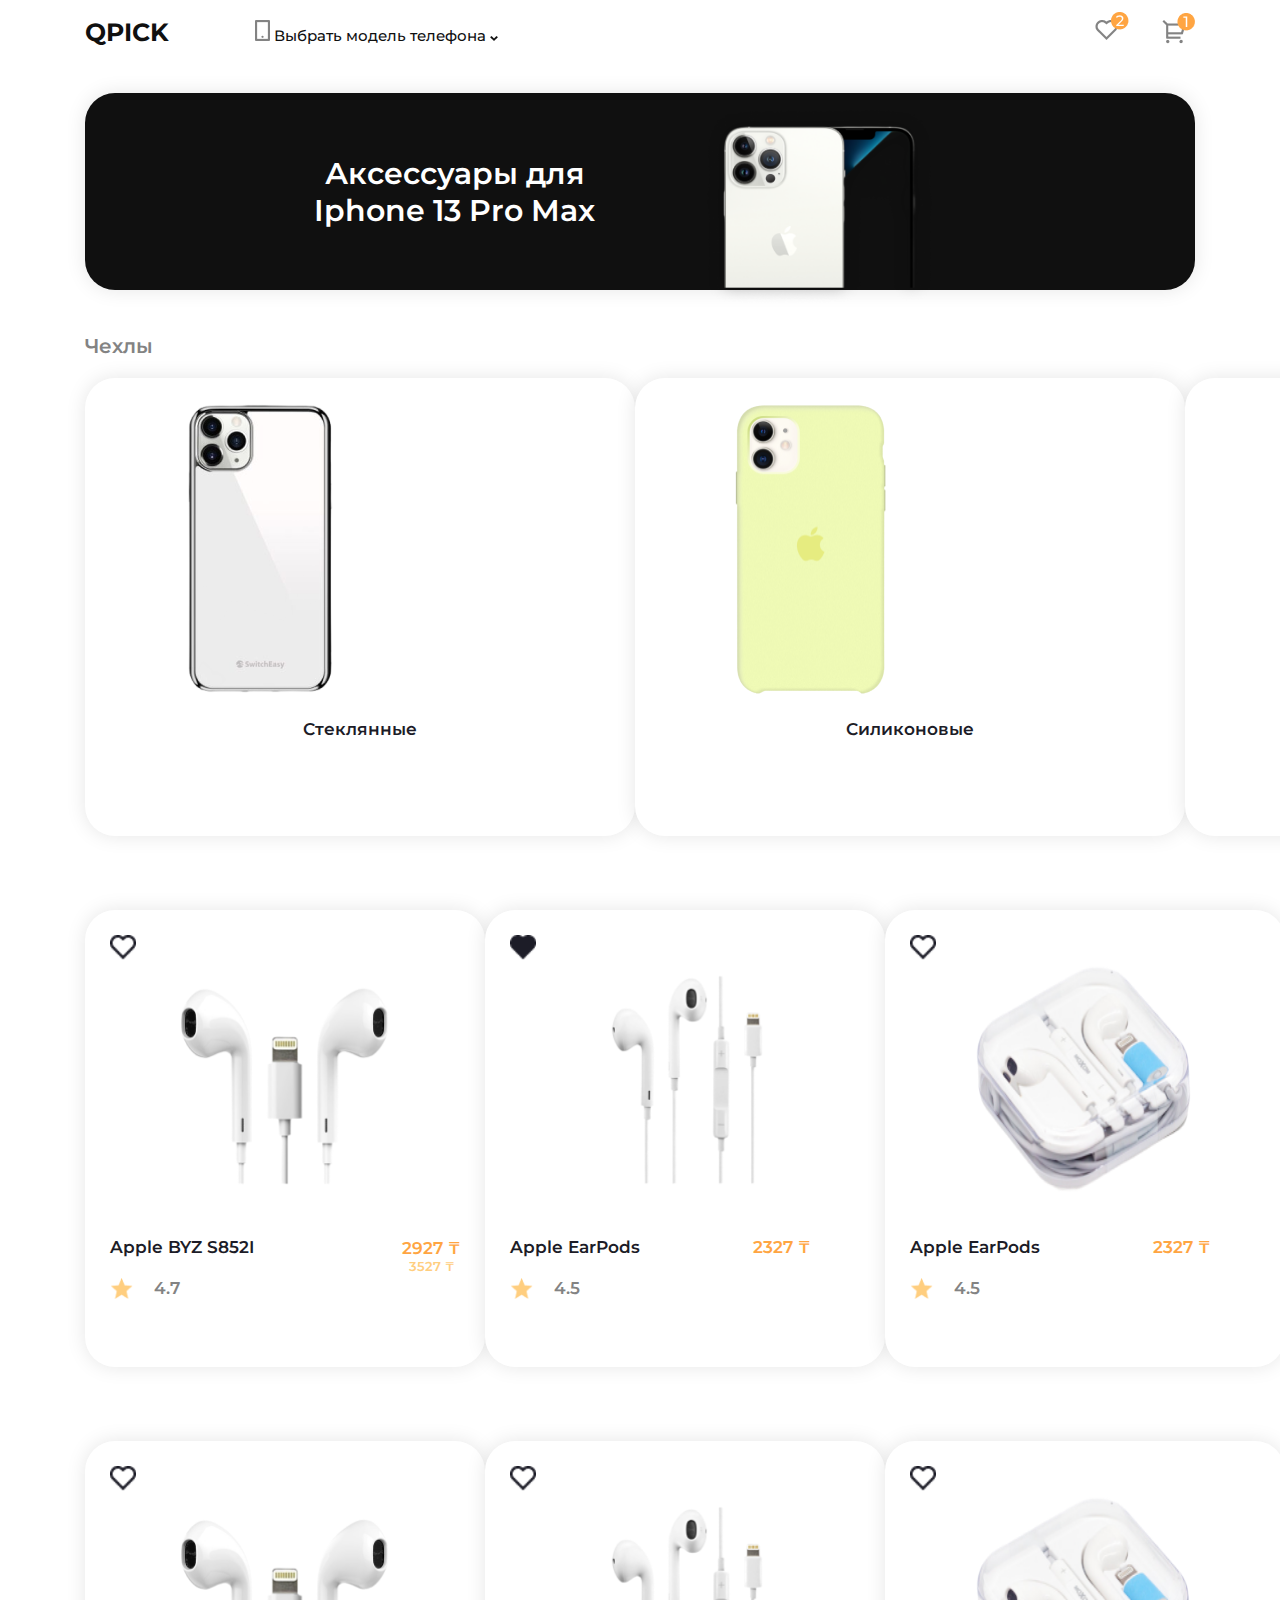
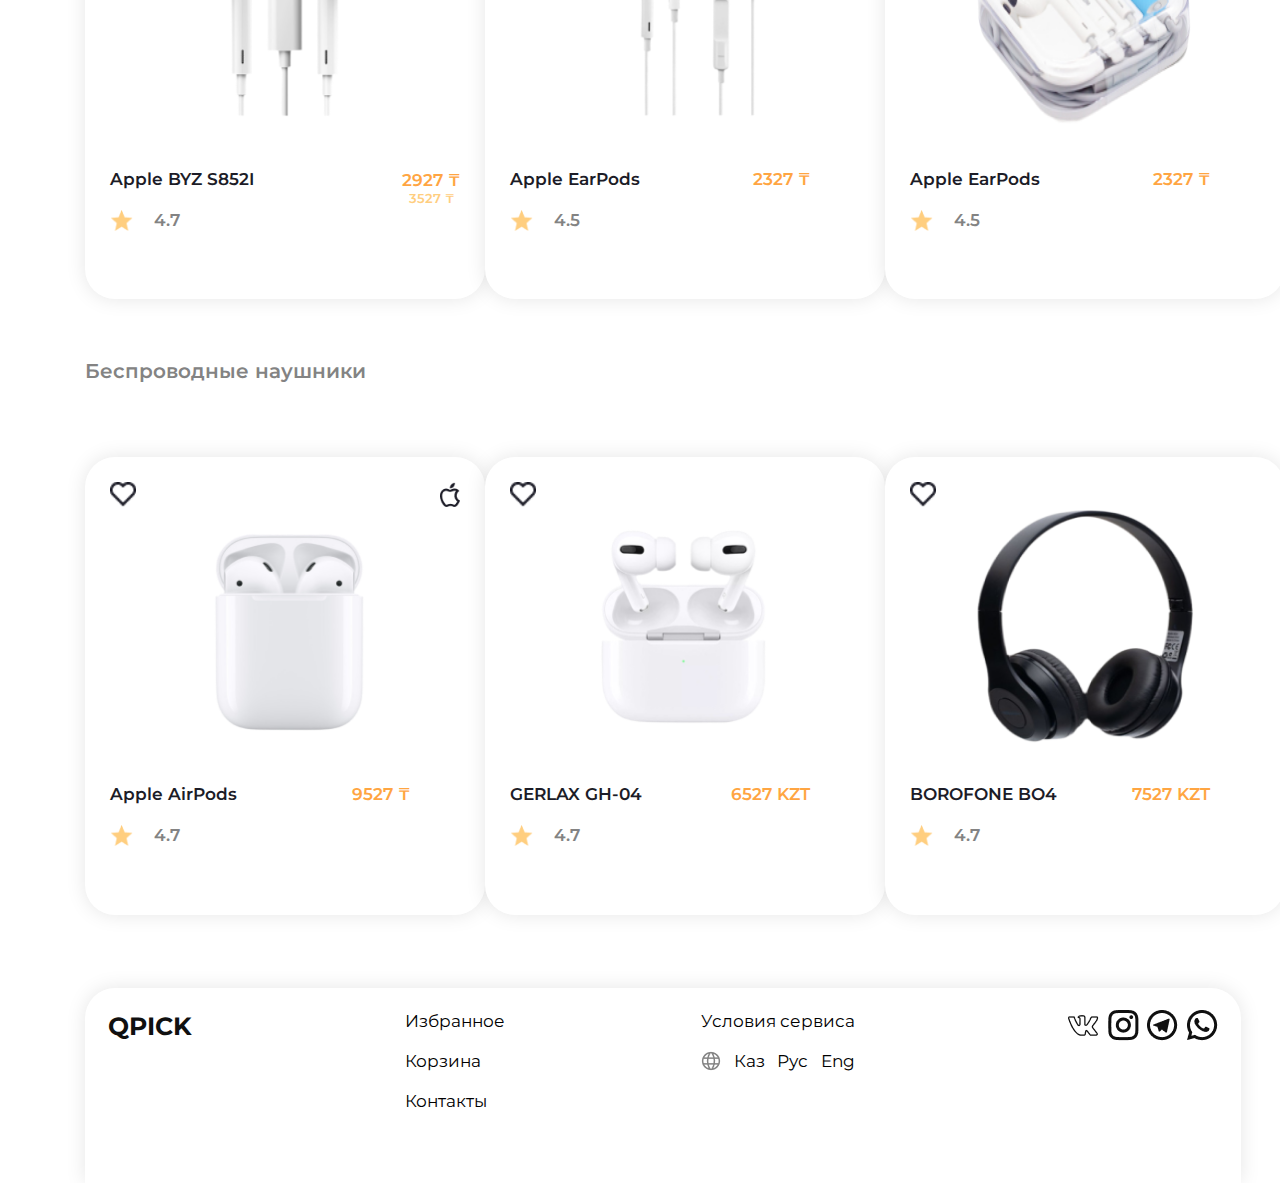
<file: index.html>
<!doctype html>
<html lang="en">

<head>
    <meta charset="utf-8">
    <meta name="viewport" content="width=device-width, initial-scale=1">
    <title>Figma</title>
    <link href="https://cdn.jsdelivr.net/npm/bootstrap@5.3.2/dist/css/bootstrap.min.css" rel="stylesheet"
        integrity="sha384-T3c6CoIi6uLrA9TneNEoa7RxnatzjcDSCmG1MXxSR1GAsXEV/Dwwykc2MPK8M2HN" crossorigin="anonymous">
    <link rel="stylesheet" href="https://cdnjs.cloudflare.com/ajax/libs/font-awesome/6.5.1/css/all.min.css"
        integrity="sha512-DTOQO9RWCH3ppGqcWaEA1BIZOC6xxalwEsw9c2QQeAIftl+Vegovlnee1c9QX4TctnWMn13TZye+giMm8e2LwA=="
        crossorigin="anonymous" referrerpolicy="no-referrer" />
    <link rel="stylesheet" href="./style.css">
</head>

<body>

    <div class="conteiner">


        <nav>
            <div class="hh_h">
                <div class="h">
                    <h>QPICK</h>
                </div>
                <div class="h_h">
                    <h><img src="./img/Vector.png" class="img_1" alt=""> Выбрать модель телефона <img
                            src="./img/Vector (5).png" alt=""></h>
                </div>
            </div>

            <div class="ima_2">
                <img src="./img/Group 26.png" alt="">
            </div>
        </nav>

        <div class="xp">
            <div class="ott">
                <h>Аксессуары для<br>
                    Iphone 13 Pro Max</h>
            </div>
            <div class="tto">
                <img src="./img/iPhone-13-Pro-Max-silver-1000x1000 1.png" class="img_3" alt="">
            </div>
        </div>

        <div class="oll">
            <h>Чехлы</h>
        </div>



        <div class="bog">
            <div class="con_t">
                <div class="img_r">
                    <img src="./img/22459-iwt 1.png" class="img_4" alt="">
                </div>
                <div class="hed">
                    <h>Стеклянные</h>
                </div>
            </div>

            <div class="con_t">
                <div class="img_r">
                    <img src="./img/mellow-yellow-1 1.png" class="img_4" alt="">
                </div>
                <div class="hed">
                    <h>Силиконовые</h>
                </div>
            </div>

            <div class="con_t">
                <div class="img_r">
                    <img src="./img/Image.png" class="img_4" alt="">
                </div>
                <div class="hed">
                    <h>Кожаные</h>
                </div>
            </div>
        </div>


        <div class="cod_e">
            <div class="ot_a">
                <div class="ss">
                    <img src="./img/Vector (3).png" class="img_5" alt="">
                </div>
                <div class="ss_s">
                    <img src="./img/Image (1).png" class="img_6" alt="">
                </div>

                <div class="yyy">
                    <div class="ssa">
                        <h class="ccd">Apple BYZ S852I</h>
                        <div class="dds">
                            <img src="./img/Vector (1).png" class="yul" alt="">
                            <h class="ddj">4.7</h>
                        </div>
                    </div>
                    <div class="fff">
                        <h class="re">2927 ₸</h>
                        <h class="er">3527 ₸</h>
                    </div>
                </div>
            </div>




            <div class="ot_a">
                <div class="ss">
                    <img src="./img/Vector (4).png" class="img_5" alt="">
                </div>
                <div class="ss_s">
                    <img src="./img/Image (2).png" class="img_6" alt="">
                </div>

                <div class="yyy">
                    <div class="ssa">
                        <div class="dsa">
                            <h class="ccd">Apple EarPods</h>
                            <h class="re">2327 ₸</h>
                        </div>
                        <div class="dds">
                            <img src="./img/Vector (1).png" class="yul" alt="">
                            <h class="ddj">4.5</h>
                        </div>
                    </div>
                </div>
            </div>



            <div class="ot_a">
                <div class="ss">
                    <img src="./img/Vector (3).png" class="img_5" alt="">
                </div>
                <div class="ss_s">
                    <img src="./img/Image (3).png" class="img_6" alt="">
                </div>

                <div class="yyy">
                    <div class="ssa">
                        <div class="dsa">
                            <h class="ccd">Apple EarPods</h>
                            <h class="re">2327 ₸</h>
                        </div>
                        <div class="dds">
                            <img src="./img/Vector (1).png" class="yul" alt="">
                            <h class="ddj">4.5</h>
                        </div>
                    </div>
                </div>
            </div>
        </div>

        <div class="cod_e">
            <div class="ot_a">
                <div class="ss">
                    <img src="./img/Vector (3).png" class="img_5" alt="">
                </div>
                <div class="ss_s">
                    <img src="./img/Image (1).png" class="img_6" alt="">
                </div>

                <div class="yyy">
                    <div class="ssa">
                        <h class="ccd">Apple BYZ S852I</h>
                        <div class="dds">
                            <img src="./img/Vector (1).png" class="yul" alt="">
                            <h class="ddj">4.7</h>
                        </div>
                    </div>
                    <div class="fff">
                        <h class="re">2927 ₸</h>
                        <h class="er">3527 ₸</h>
                    </div>
                </div>
            </div>




            <div class="ot_a">
                <div class="ss">
                    <img src="./img/Vector (3).png" class="img_5" alt="">
                </div>
                <div class="ss_s">
                    <img src="./img/Image (2).png" class="img_6" alt="">
                </div>

                <div class="yyy">
                    <div class="ssa">
                        <div class="dsa">
                            <h class="ccd">Apple EarPods</h>
                            <h class="re">2327 ₸</h>
                        </div>
                        <div class="dds">
                            <img src="./img/Vector (1).png" class="yul" alt="">
                            <h class="ddj">4.5</h>
                        </div>
                    </div>
                </div>
            </div>



            <div class="ot_a">
                <div class="ss">
                    <img src="./img/Vector (3).png" class="img_5" alt="">
                </div>
                <div class="ss_s">
                    <img src="./img/Image (3).png" class="img_6" alt="">
                </div>

                <div class="yyy">
                    <div class="ssa">
                        <div class="dsa">
                            <h class="ccd">Apple EarPods</h>
                            <h class="re">2327 ₸</h>
                        </div>
                        <div class="dds">
                            <img src="./img/Vector (1).png" class="yul" alt="">
                            <h class="ddj">4.5</h>
                        </div>
                    </div>
                </div>
            </div>
        </div>

        <div class="olo">
            <h>Беспроводные наушники</h>
        </div>


        <div class="cod_e">
            <div class="ot_a">
                <div class="ss">
                    <img src="./img/Vector (3).png" class="img_5" alt="">
                    <img src="./img/Vector (2).png" alt="">
                </div>
                <div class="ss_s">
                    <img src="./img/Image (4).png" class="img_6" alt="">
                </div>

                <div class="yyy">
                    <div class="ssa">
                        <div class="dsa">
                            <h class="ccd">Apple AirPods</h>
                            <h class="re">9527 ₸</h>
                        </div>
                        <div class="dds">
                            <img src="./img/Vector (1).png" class="yul" alt="">
                            <h class="ddj">4.7</h>
                        </div>
                    </div>
                </div>
            </div>




            <div class="ot_a">
                <div class="ss">
                    <img src="./img/Vector (3).png" class="img_5" alt="">
                </div>
                <div class="ss_s">
                    <img src="./img/Image (5).png" class="img_6" alt="">
                </div>

                <div class="yyy">
                    <div class="ssa">
                        <div class="dsa">
                            <h class="ccd">GERLAX GH-04</h>
                            <h class="re">6527 KZT</h>
                        </div>
                        <div class="dds">
                            <img src="./img/Vector (1).png" class="yul" alt="">
                            <h class="ddj">4.7</h>
                        </div>
                    </div>
                </div>
            </div>



            <div class="ot_a">
                <div class="ss">
                    <img src="./img/Vector (3).png" class="img_5" alt="">
                </div>
                <div class="ss_s">
                    <img src="./img/Image (6).png" class="img_6" alt="">
                </div>

                <div class="yyy">
                    <div class="ssa">
                        <div class="dsa">
                            <h class="ccd">BOROFONE BO4</h>
                            <h class="re">7527 KZT</h>
                        </div>
                        <div class="dds">
                            <img src="./img/Vector (1).png" class="yul" alt="">
                            <h class="ddj">4.7</h>
                        </div>
                    </div>
                </div>
            </div>
        </div>



        <div class="led">
            <nav>
                <div class="h">
                    <a href="./home.html" class="h">QPICK</a>
                </div>
                <div class="xsxs">
                    <h class="ig">Избранное</h><br><br>
                    <h class="ig">Корзина</h><br><br>
                    <h class="ig">Контакты</h>
                </div>
                <div class="dfds">
                    <h class="ig">Условия сервиса</h>
                    <div class="hghg">
                        <img src="./img/Lang.png" alt="">
                        <h class="ig">Каз</h>
                        <h class="ig">Рус</h>
                        <h class="ig">Eng</h>
                    </div>
                </div>

                <div class="fif">
                    <img class="cd" src="./img/VK.png" alt="">
                    <img class="cd" src="./img/Instagram.png" alt="">
                    <img class="cd" src="./img/Telegram.png" alt="">
                    <img class="cd" src="./img/Whatsapp.png" alt="">
                </div>
            </nav>
        </div>


    </div>
    <script src="https://cdn.jsdelivr.net/npm/bootstrap@5.3.2/dist/js/bootstrap.bundle.min.js"
        integrity="sha384-C6RzsynM9kWDrMNeT87bh95OGNyZPhcTNXj1NW7RuBCsyN/o0jlpcV8Qyq46cDfL"
        crossorigin="anonymous"></script>
</body>

</html>
</file>
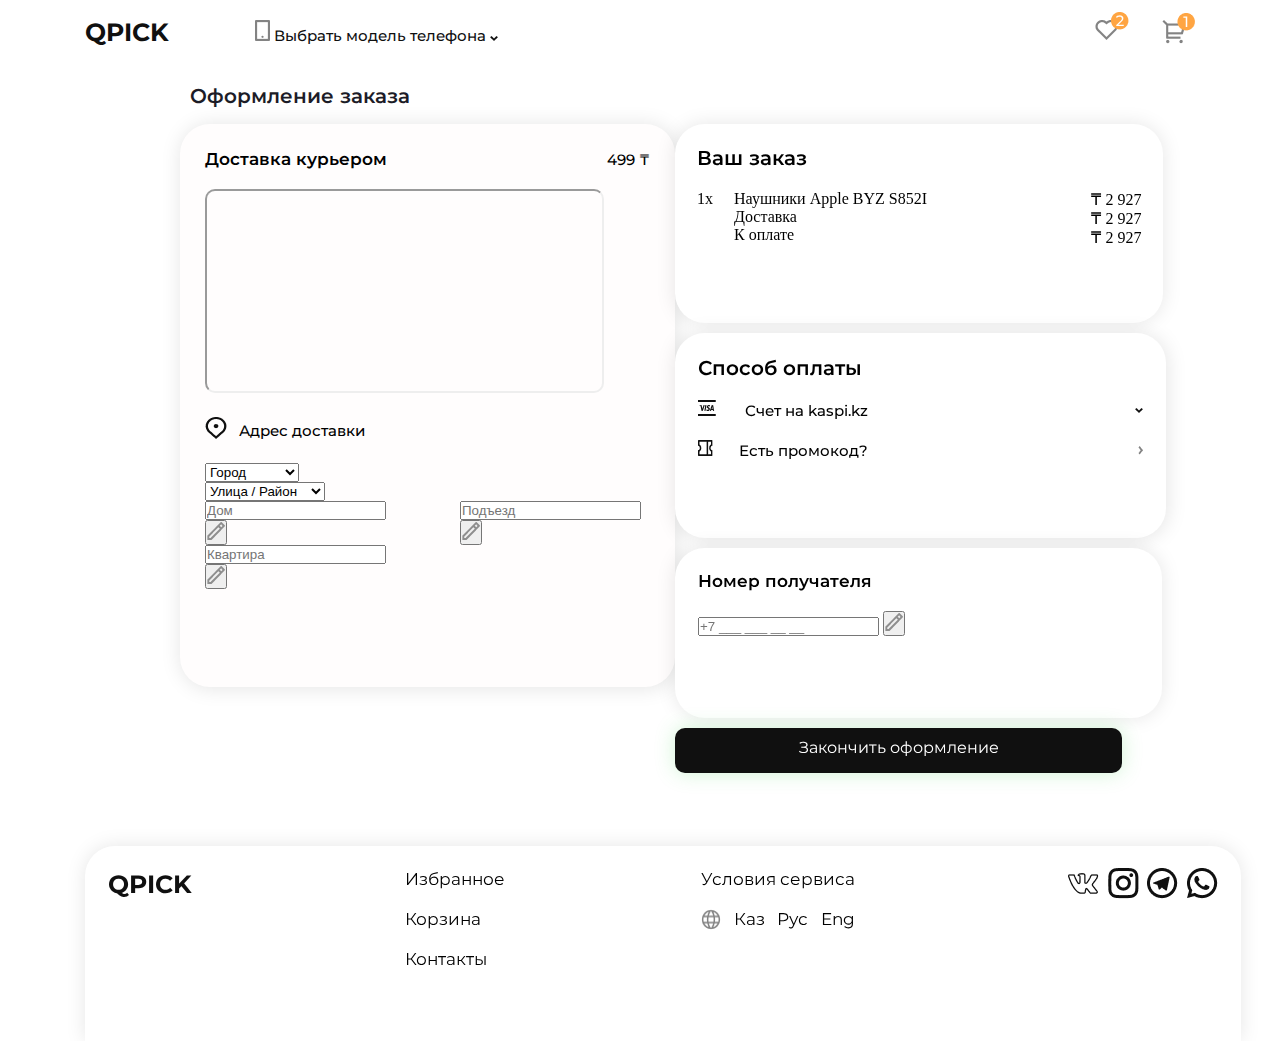
<file: home.html>
<!doctype html>
<html lang="en">

<head>
    <meta charset="utf-8">
    <meta name="viewport" content="width=device-width, initial-scale=1">
    <title>Figma</title>
    <link href="https://cdn.jsdelivr.net/npm/bootstrap@5.3.2/dist/css/bootstrap.min.css" rel="stylesheet"
        integrity="sha384-T3c6CoIi6uLrA9TneNEoa7RxnatzjcDSCmG1MXxSR1GAsXEV/Dwwykc2MPK8M2HN" crossorigin="anonymous">
    <link rel="stylesheet" href="https://cdnjs.cloudflare.com/ajax/libs/font-awesome/6.5.1/css/all.min.css"
        integrity="sha512-DTOQO9RWCH3ppGqcWaEA1BIZOC6xxalwEsw9c2QQeAIftl+Vegovlnee1c9QX4TctnWMn13TZye+giMm8e2LwA=="
        crossorigin="anonymous" referrerpolicy="no-referrer" />
    <link rel="stylesheet" href="./style.css">
</head>

<body>

    <div class="conteiner">
        <nav>
            <div class="hh_h">
                <div class="h">
                    <h>QPICK</h>
                </div>
                <div class="h_h">
                    <h><img src="./img/Vector.png" class="img_1" alt=""> Выбрать модель телефона <img
                            src="./img/Vector (5).png" alt=""></h>
                </div>
            </div>

            <div class="ima_2">
                <img src="./img/Group 26.png" alt="">
            </div>
        </nav>
        <div class="sdvd">
            <h class="hgf">Оформление заказа</h>
        </div>

        <div class="con_tec">
            <div class="card">
                <div class="sad">
                    <h class="gog">Доставка курьером</h>
                    <h class="fee">499 ₸</h>
                </div>
                <iframe
                    src="https://www.google.com/maps/embed?pb=!1m14!1m12!1m3!1d11623.549318909938!2d69.2045544321686!3d40.80773421850019!2m3!1f0!2f0!3f0!3m2!1i1024!2i768!4f13.1!5e1!3m2!1sru!2s!4v1704897525313!5m2!1sru!2s"
                    width="395" height="200" style="border-radius: 10px;" allowfullscreen="" loading="lazy"
                    referrerpolicy="no-referrer-when-downgrade"></iframe>

                <div class="cdv">
                    <div class="xz">
                        <img src="./img/Vector (6).png" alt="">
                    </div>
                    <div class="za">
                        <h class="fd">Адрес доставки</h>
                    </div>
                </div>

                <div class="input-group mb-3">
                    <select class="form-select" id="inputGroupSelect03" aria-label="Example select with button addon">
                        <option selected class="gffd">Город </option>
                        <option value="1">O`zbekiston</option>
                        <option value="2">Koreya</option>
                        <option value="3">Germanya</option>
                        <option value="4">Amerika</option>
                        <option value="5">Xitoy</option>
                    </select>
                </div>


                <div class="input-group mb-3">
                    <select class="form-select" id="inputGroupSelect03" aria-label="Example select with button addon">
                        <option selected class="gffd">Улица / Район</option>
                        <option value="1">Bo`ka tuman</option>
                        <option value="2">Xojaobad tuman</option>
                        <option value="3">Boston tuman</option>
                    </select>
                </div>

                <div class="box_1">
                    <div class="dsd">
                        <div class="input-group mb-3">
                            <input type="text" class="form-control" placeholder="Дом" aria-label="Recipient's username"
                                aria-describedby="button-addon2">
                            <button class="btn btn-outline-secondary" type="button" id="button-addon2"><img
                                    src="./img/Vector (7).png" alt=""></button>
                        </div>
                    </div>

                    <div class="sds">
                        <div class="input-group mb-3">
                            <input type="text" class="form-control" placeholder="Подъезд"
                                aria-label="Recipient's username" aria-describedby="button-addon2">
                            <button class="btn btn-outline-secondary" type="button" id="button-addon2"><img
                                    src="./img/Vector (7).png" alt=""></button>
                        </div>
                    </div>
                </div>


                <div class="sds">
                    <div class="input-group mb-3">
                        <input type="text" class="form-control" placeholder="Квартира" aria-label="Recipient's username"
                            aria-describedby="button-addon2">
                        <button class="btn btn-outline-secondary" type="button" id="button-addon2"><img
                                src="./img/Vector (7).png" alt=""></button>
                    </div>
                </div>
            </div>

            <div class="ota">
                <div class="desk">
                    <h class="bgn">Ваш заказ</h>

                    <div class="dex">
                        <div class="xsa">
                            <div class="cdj">
                                <h>1х</h>
                            </div>

                            <div class="svj">
                                <h>Наушники Apple BYZ S852I</h><br>
                                <h>Доставка</h><br>
                                <h>К оплате</h>
                            </div>
                        </div>

                        <div class="vsj">
                            <h>₸ 2 927</h><br>
                            <h>₸ 2 927</h><br>
                            <h>₸ 2 927</h>
                        </div>
                    </div>


                </div>

                <div class="cal">
                    <h class="bgn">Способ оплаты</h>
                    <div class="res">
                        <div class="fds">
                            <div class="sdaa">
                                <img src="./img/Vector (8).png" alt="">
                            </div>
                            <div class="csa">
                                <h class="gffd">Счет на kaspi.kz</h>
                            </div>
                        </div>
                        <img src="./img/Vector (5).png" alt="">
                    </div>


                    <div class="res">
                        <div class="fds">
                            <div class="sdaa">
                                <img src="./img/Vector (9).png" alt="">
                            </div>
                            <div class="csa">
                                <h class="gffd">Есть промокод?</h>
                            </div>
                        </div>
                        <img src="./img/Vector (10).png" alt="">
                    </div>
                </div>


                <div class="ytr">
                    <h class="dfdk">Номер получателя</h>

                    <div class="erw">
                        <div class="input-group mb-3">
                            <input type="text" class="form-control" placeholder="+7 ___ ___ __ __"
                                aria-label="Recipient's username" aria-describedby="button-addon2">
                            <button class="btn btn-outline-secondary" type="button" id="button-addon2"><img
                                    src="./img/Vector (7).png" alt=""></button>
                        </div>
                    </div>
                </div>

                <div class="asdas">
                    <div class="com">
                    <h class="sdsf">Закончить оформление</h>
                </div>
                </div>
            </div>
        </div>

        <div class="led">
            <nav>
                <div class="h">
                    <a href="./index.html" class="h">QPICK</a>
                </div>
                <div class="xsxs">
                    <h class="ig">Избранное</h><br><br>
                    <h class="ig">Корзина</h><br><br>
                    <h class="ig">Контакты</h>
                </div>
                <div class="dfds">
                    <h class="ig">Условия сервиса</h>
                    <div class="hghg">
                        <img src="./img/Lang.png" alt="">
                        <h class="ig">Каз</h>
                        <h class="ig">Рус</h>
                        <h class="ig">Eng</h>
                    </div>
                </div>

                <div class="fif">
                    <img class="cd" src="./img/VK.png" alt="">
                    <img class="cd" src="./img/Instagram.png" alt="">
                    <img class="cd" src="./img/Telegram.png" alt="">
                    <img class="cd" src="./img/Whatsapp.png" alt="">
                </div>
            </nav>
        </div>
    </div>



    <script src="https://cdn.jsdelivr.net/npm/bootstrap@5.3.2/dist/js/bootstrap.bundle.min.js"
        integrity="sha384-C6RzsynM9kWDrMNeT87bh95OGNyZPhcTNXj1NW7RuBCsyN/o0jlpcV8Qyq46cDfL"
        crossorigin="anonymous"></script>
</body>

</html>
</file>
<file: style.css>
@import url('https://fonts.googleapis.com/css2?family=Montserrat:wght@500;600;700&family=Roboto:ital,wght@1,400;1,500&display=swap');


*{
    margin: 0;
    padding: 0;
    list-style: none;
}

.conteiner{
    margin: auto;
    width: 1110px;
}

nav{
    display: flex;
    justify-content: space-between;
}

.hh_h{
    display: flex;
    justify-content: space-between;
    align-items: center;
    width: 420px;
    
}

.h{
    text-decoration: none;
    align-items: center;
    color: #101010;
    font-family: Montserrat;
    font-size: 25px;
    font-style: normal;
    font-weight: 700;
    line-height: normal;
}

.h_h{
    width: 250px;
    display: flex;
    justify-content: space-between;
    align-items: center;
    color: #101010;
    font-family: Montserrat;
    font-size: 15px;
    font-style: normal;
    font-weight: 500;
    line-height: normal;
}

.img_1{
    width: 15px;
    height: 21px;
    flex-shrink: 0;
}

.xp{
    margin-top: 29px;
    display: flex;
    justify-content: center;
    align-items: center;
    gap: 50px;
    width: 1110px;
    height: 197px;
    flex-shrink: 0;
    border-radius: 30px;
    background: #101010; 
    box-shadow: 0px 0px 20px 0px rgba(0, 0, 0, 0.10);
}


.ott{
    color: #FFF;
    text-align: center;
    font-family: Montserrat;
    font-size: 30px;
    font-style: normal;
    font-weight: 600;
    line-height: normal;
}


.img_3{
    height: 231px;
    width: 321px;
    flex-shrink: 0;
}


.oll{
    margin-top: 44px;
    margin-bottom: 20px;
    color: #838383;
    font-family: Montserrat;
    font-size: 20px;
    font-style: normal;
    font-weight: 600;
    line-height: normal;
}


.con_t{
    padding: 25px 100px;
    width: 350px;
    height: 407.647px;
    flex-shrink: 0;
    border-radius: 30px;
    background: #FFF;
    box-shadow: 0px 0px 20px 0px rgba(0, 0, 0, 0.10);
}

.img_4{
    width: 151px;
    height: 292px;
    flex-shrink: 0;
}


.hed{
    display: flex;
    justify-content: center;
    margin-top: 20px;
    color: #1C1C27;
    font-family: Montserrat;
    font-size: 17px;
    font-style: normal;
    font-weight: 600;
    line-height: normal;
}

.bog{
    display: flex;
    justify-content: space-between;
}


.ot_a{
    width: 350px;
    height: 407.647px;
    flex-shrink: 0;
    border-radius: 30px;
    background: #FFF;
    box-shadow: 0px 0px 20px 0px rgba(0, 0, 0, 0.10);
    padding: 25px;
}

.cod_e{
    margin-top: 74px;
    display: flex;
    justify-content: space-between;
}

.img_6{
    width: 219.608px;
    height: 237.451px;
    flex-shrink: 0;
}

.ss_s{
    display: flex;
    justify-content: center;
}

.ted{
    color: #1C1C27;
    font-family: Montserrat;
    font-size: 17px;
    font-style: normal;
    font-weight: 600;
    line-height: normal;
}

.ddj{
    color: #838383;
    font-family: Montserrat;
    font-size: 17px;
    font-style: normal;
    font-weight: 600;
    line-height: normal;
}

.yul{
    width: 23.333px;
    height: 21.961px;
    flex-shrink: 0;
}

.ccd{ 
    color: #1C1C27;
    font-family: Montserrat;
    font-size: 17px;
    font-style: normal;
    font-weight: 600;
    line-height: normal;
}


.dds{
    margin-top: 20px;
    display: flex;
    justify-content: space-between;
    align-items: center;
    width: 70px;
}

.ssa{
    margin-top: 30px;
}

.fff{
    margin-top: 31px;
}

.olo{
    margin-top: 60px;
    color: #838383;
    font-family: Montserrat;
    font-size: 20px;
    font-style: normal;
    font-weight: 600;
    line-height: normal;
}

.yyy{
    display: flex;
    justify-content: space-between;
    margin-top: 10px;
}

.re{
    display: flex;
    justify-content: center;
    color: #FFA542;
    font-family: Montserrat;
    font-size: 17px;
    font-style: normal;
    font-weight: 600;
    line-height: normal;
}

.er{
    display: flex;
    justify-content: center;
    color: #FFCE7F;
    font-family: Montserrat;
    font-size: 13px;
    font-style: normal;
    font-weight: 600;
    line-height: normal;
    text-decoration-line: strikethrough;
}

.ss{   
    display: flex;
    justify-content: space-between;
    height: 25px;
}

.dsa{
    width: 300px;
    display: flex;
    justify-content: space-between;
}


.led{
    padding: 23px;
    margin-top: 73px;
    width: 1110px;
    height: 149px;
    flex-shrink: 0;
    border-radius: 30px 30px 0px 0px;
    background: #FFF;
    box-shadow: 0px 0px 20px 0px rgba(0, 0, 0, 0.10);
}

.xsxs{
    height: 20.798px;
    width: 83px;
    flex-shrink: 0;
    color: #000;
    font-family: Montserrat;
    font-size: 17px;
    font-style: normal;
    font-weight: 400;
    line-height: normal;
}


.hghg{
    padding-top: 20px;
    display: flex;
    justify-content: space-between;
}


.sdvd{
    margin: auto;
    width: 900px;
    margin-top: 20px;
    margin-bottom: 16px;
}


.ig{
    height: 20.798px;
    flex-shrink: 0;
    color: #000;
    font-family: Montserrat;
    font-size: 17px;
    font-style: normal;
    font-weight: 400;
    line-height: normal;
}

.ig:hover{
    color: #FFA542;
    cursor: pointer;
}

.fif{
    height: 29px;
    display: flex;
    justify-content: space-between;
    align-items: center;
    width: 150px;
}

.con_tec{
    display: flex;
    justify-content: space-between;
    width: 920px;
    margin: auto;
}

.hgf{
    color: #1C1C27;
    font-family: Montserrat;
    font-size: 20px;
    font-style: normal;
    font-weight: 600;
    line-height: normal;
}

.card{
    padding: 25px;
    height: 513px;
    width: 445px;
    flex-shrink: 0;
    border-radius: 30px;
    background: #fffdfd;
    box-shadow: 1px 1px 20px 1px rgba(0, 0, 0, 0.10);
}

.gog{
    color: #000;
    width: 191.94px;
    font-family: Montserrat;
    font-size: 17px;
    font-style: normal;
    font-weight: 600;
    line-height: normal;
}

.fee{
    color: #000;
    text-align: right;
    width: 62.193px;
    font-family: Montserrat;
    font-size: 15px;
    font-style: normal;
    font-weight: 500;
    line-height: normal;
}


.sad{
    display: flex;
    justify-content: space-between;
    align-items: center;
    padding-bottom: 20px;
}


.img_7{
    width: 394px;
    margin-top: 31px;
}

.fd{
    color: #000;
    width: 146.249px;
    font-family: Montserrat;
    font-size: 15px;
    font-style: normal;
    font-weight: 500;
    line-height: normal;
}


.cdv{
    margin-top: 20px; 
    margin-bottom: 20px;  
    width: 160px;
    display: flex;
    justify-content: space-between;
    align-items: center;
}


.box_1{
    display: flex;
    justify-content: space-between;
}


.dsd{
    width: 190px;
}


.sds{
    width: 190px;
}

.desk{
    padding: 22px;
    width: 444.439px;
    height: 155px;
    flex-shrink: 0;
    border-radius: 30px;
    background: #FFF;
    box-shadow: 0px 0px 20px 0px rgba(0, 0, 0, 0.10);
}

.bgn{
    width: 159.719px;
    color: #000; 
    font-family: Montserrat;
    font-size: 20px;
    font-style: normal;
    font-weight: 600;
    line-height: normal;
}

.dex{
    padding-top: 20px;  
    display: flex;
    justify-content: space-between;
}

.xsa{
    display: flex;
    justify-content: space-between;
    width: 230px;
}


.cal{
    margin-top: 10px;
    padding: 23px;
    width: 445px;
    height: 159px;
    border-radius: 30px;
    background: #FFF;
    box-shadow: 1px 1px 20px 1px rgba(0, 0, 0, 0.10);
}

.gffd{
    width: 357px;
    font-family: Montserrat;
    color: #000;
    font-size: 15px;
    font-style: normal;
    font-weight: 500;
    line-height: normal;
}

.fds{
    display: flex;
    justify-content: space-between;
    align-items: center;
    width: 170px;
}

.res{
    display: flex;
    justify-content: space-between;
    align-items: center;
    margin-top: 20px;
}

.ytr{
    margin-top: 10px;
    padding: 23px;
    width: 441px;
    height: 124px;
    flex-shrink: 0;
    border-radius: 30px;
    background: #FFF;
    box-shadow: 0px 0px 20px 0px rgba(0, 0, 0, 0.10);
}

.dfdk{
    color: #000;
    font-family: Montserrat;
    font-size: 17px;
    font-style: normal;
    font-weight: 600;
    line-height: normal;
}

.erw{
    margin-top: 20px;
}

.asdas{
    width: 447px;
    height: 45px;
    flex-shrink: 0;
    border-radius: 10px;
    background: #101010;
    box-shadow: 0px 0px 20px 0px rgba(67, 216, 84, 0.25);
}

.com{
    cursor: pointer;
    display: flex;
    justify-content: center;
    align-items: center;
    color: #FFF;  
    font-family: Montserrat;
    margin-top: 10px;
    padding: 10px;
}


/* font-family: 'Montserrat', sans-serif;
font-family: 'Roboto', sans-serif; */
</file>
